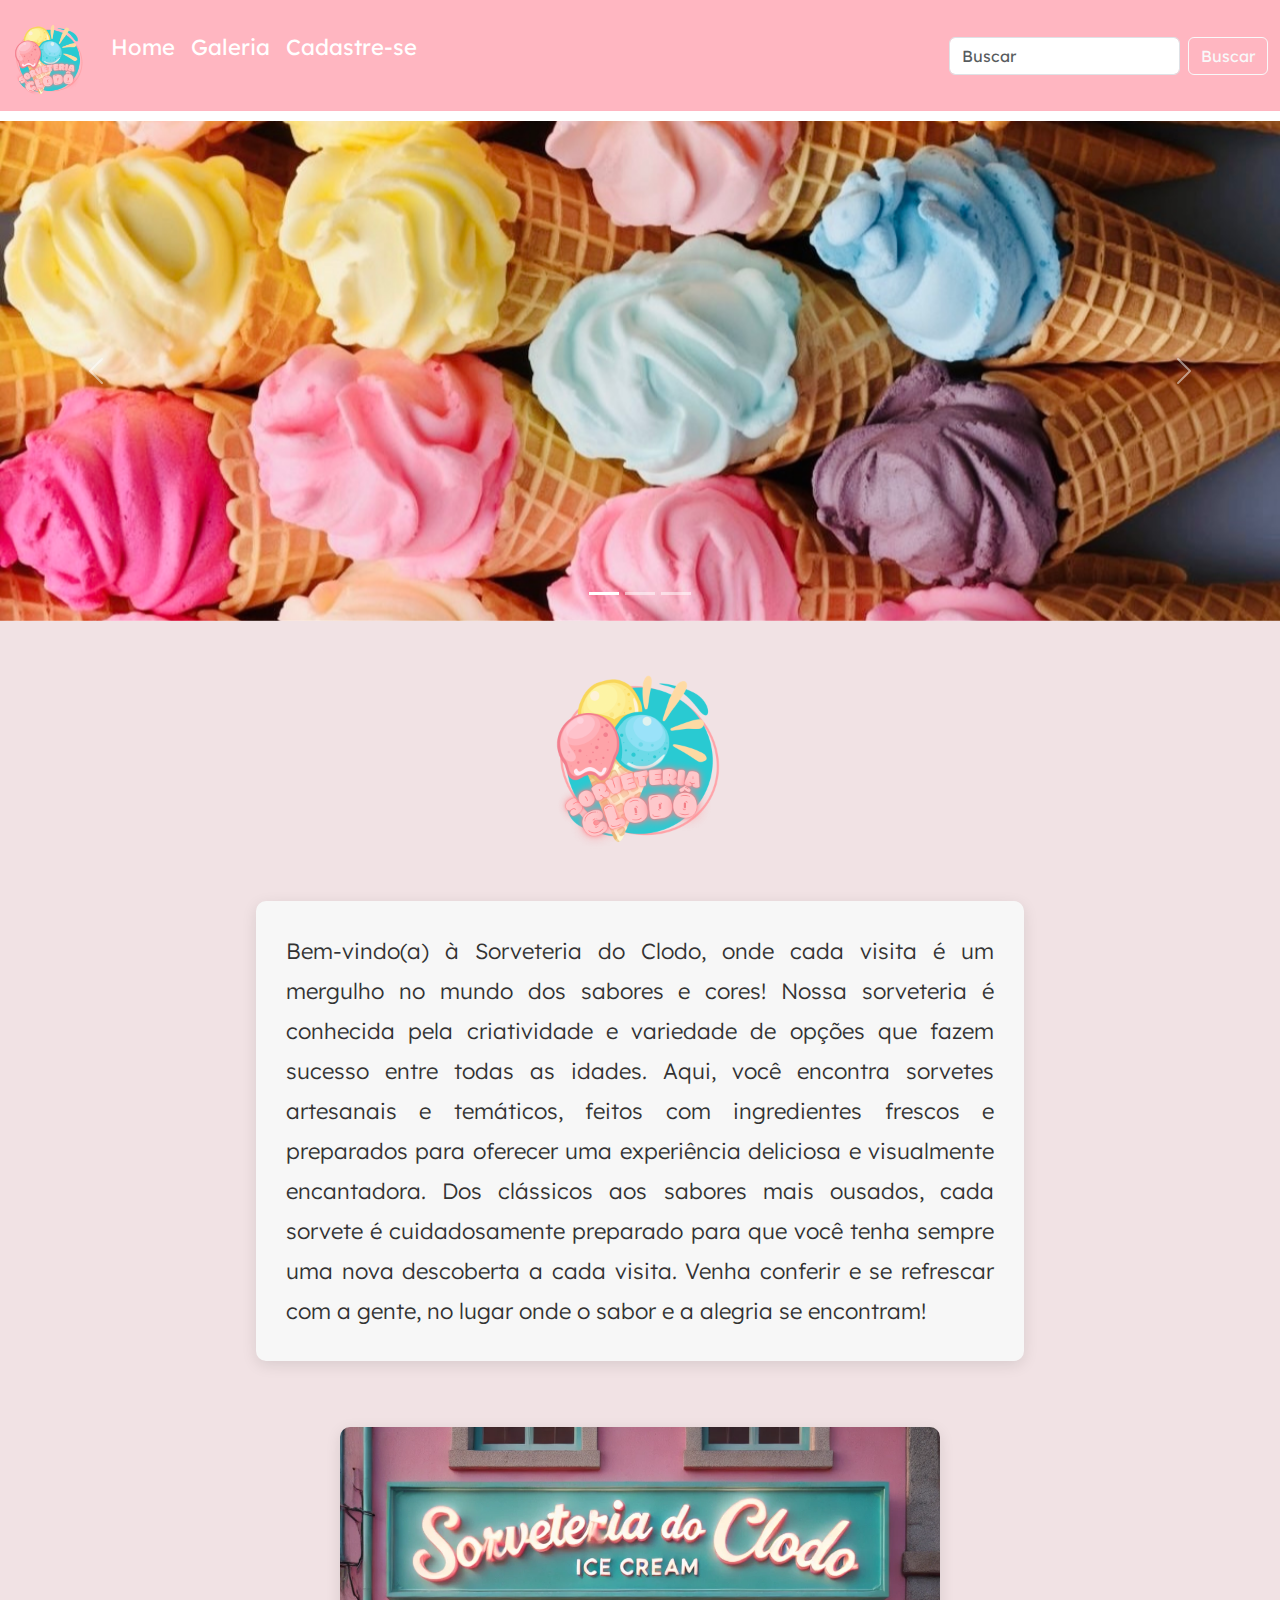
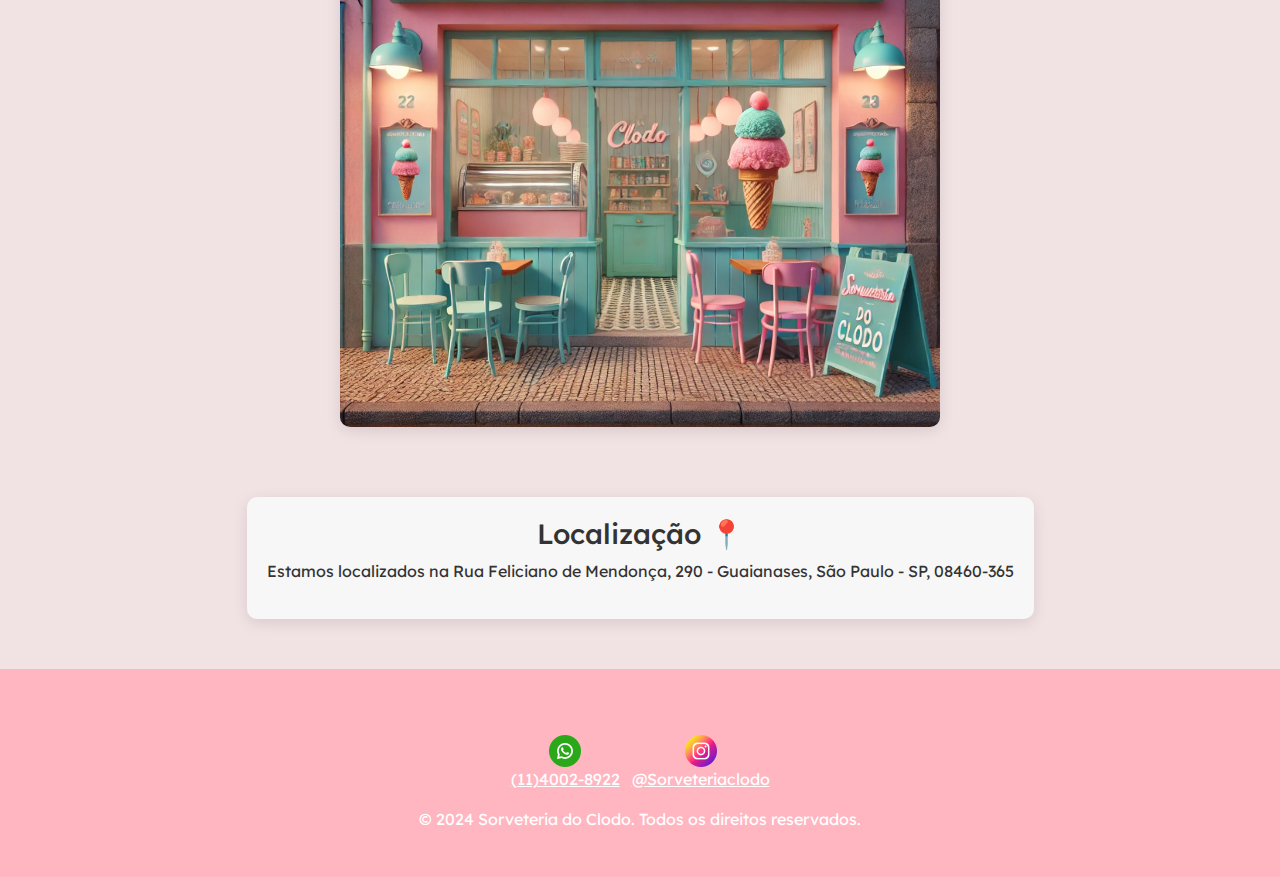
<file: index.html>
<!doctype html>
<html lang="en">

<head>
  <meta charset="utf-8">
  <meta name="viewport" content="width=device-width, initial-scale=1">
  <title>Sorveteria do Clodo</title>
  <link rel="shortcut icon" href="./img/logo2.PNG" type="image/x-icon">

  <link rel="stylesheet" href="./css/style.css">
  <link rel="stylesheet" href="./css/responsive.css">
  <link href="https://cdn.jsdelivr.net/npm/bootstrap@5.3.3/dist/css/bootstrap.min.css" rel="stylesheet"
    integrity="sha384-QWTKZyjpPEjISv5WaRU9OFeRpok6YctnYmDr5pNlyT2bRjXh0JMhjY6hW+ALEwIH" crossorigin="anonymous">

  <link rel="preconnect" href="https://fonts.googleapis.com">
  <link rel="preconnect" href="https://fonts.gstatic.com" crossorigin>
  <link href="https://fonts.googleapis.com/css2?family=Lexend:wght@100..900&display=swap" rel="stylesheet">
</head>

<body class="body">

  <!-- NAV-BAR -->
  <header>
    <nav class="navbar navbar-expand-lg" style="background-color: 	#FFB6C1">
        <div class="container-fluid">
            <button class="navbar-toggler" type="button" data-bs-toggle="collapse"
                data-bs-target="#navbarTogglerDemo01" aria-controls="navbarTogglerDemo01" aria-expanded="false"
                aria-label="Toggle navigation">
                <span class="navbar-toggler-icon"></span>
            </button>
            <div class="collapse navbar-collapse" id="navbarTogglerDemo01">
                <a class="navbar-brand" href="#"><img src="./img/logo2.PNG" class="logo"></a>
                <ul class="navbar-nav me-auto mb-2 mb-lg-0">
                    <li class="nav-item">
                        <a class="nav-link active" aria-current="page" href="./index.html">
                            <p class="texto">Home</p>
                        </a>
                    </li>
                    <li class="nav-item">
                        <a class="nav-link" href="./galeria.html">
                            <p class="texto">Galeria</p>
                        </a>
                    </li>
                    <li class="nav-item">
                        <a class="nav-link" href="./cadastro.html">
                            <p class="texto">Cadastre-se</p>
                        </a>
                    </li>
                </ul>
                <form class="d-flex" role="search">
                    <input class="form-control me-2" type="search" placeholder="Buscar" aria-label="Search">
                    <button class="btn btn-outline-light" type="submit">Buscar</button>
                </form>
            </div>
        </div>
    </nav>
 </header>

    <!-- CARROSEL -->

    <div id="carouselExampleIndicators" class="carousel slide">
      <div class="carousel-indicators">
        <button type="button" data-bs-target="#carouselExampleIndicators" data-bs-slide-to="0" class="active"
          aria-current="true" aria-label="Slide 1"></button>
        <button type="button" data-bs-target="#carouselExampleIndicators" data-bs-slide-to="1"
          aria-label="Slide 2"></button>
        <button type="button" data-bs-target="#carouselExampleIndicators" data-bs-slide-to="2"
          aria-label="Slide 3"></button>
      </div>
      <div class="carousel-inner">
        <div class="carousel-item active">
          <img src="./img/casquinha.JPG" class="d-block w-100" style="height: 500px; object-fit: cover;">
        </div>
        <div class="carousel-item">
          <img src="./img/acainutella.JPG" class="d-block w-100" style="height: 500px; object-fit: cover;">
        </div>
        <div class="carousel-item">
          <img src="./img/picoles.JPG" class="d-block w-100" style="height: 500px; object-fit: cover;">
        </div>

      </div>
      <button class="carousel-control-prev" type="button" data-bs-target="#carouselExampleIndicators"
        data-bs-slide="prev">
        <span class="carousel-control-prev-icon" aria-hidden="true"></span>
        <span class="visually-hidden">Previous</span>
      </button>
      <button class="carousel-control-next" type="button" data-bs-target="#carouselExampleIndicators"
        data-bs-slide="next">
        <span class="carousel-control-next-icon" aria-hidden="true"></span>
        <span class="visually-hidden">Next</span>
      </button>
    </div>

    <section class="home-section">
      <img src="./img/logo2.PNG" class="logo-home">
      <div class="home">
        <p class="texto-home">
          Bem-vindo(a) à Sorveteria do Clodo, onde cada visita é um mergulho no mundo dos sabores e cores! Nossa sorveteria é conhecida pela criatividade e variedade de opções que fazem sucesso entre todas as idades. Aqui, você encontra sorvetes artesanais e temáticos, feitos com ingredientes frescos e preparados para oferecer uma experiência deliciosa e visualmente encantadora. Dos clássicos aos sabores mais ousados, cada sorvete é cuidadosamente preparado para que você tenha sempre uma nova descoberta a cada visita. Venha conferir e se refrescar com a gente, no lugar onde o sabor e a alegria se encontram!
        </p>
        <img src="./img/sorveteria.png" class="img-sorveteria">
      </div>
    
      <div class="localizacao">
        <h3>Localização 📍</h3>
        <p>Estamos localizados na Rua Feliciano de Mendonça, 290 - Guaianases, São Paulo - SP, 08460-365</p>
      </div>
    </section>
    

    <!-- RODAPÉ -->
     
    <footer class="footer text-white text-center py-3">
      <div class="container">
        <ul class="list-inline">
          <li class="list-inline-item"><a href="#" class="text-white"><img src="./img/whatsapp.png"><br> (11)4002-8922</a></li>
          <li class="list-inline-item"><a href="https://www.instagram.com/giselenunes_silva/" target="_blank"  class="text-white"><img src="./img/instagram.png"><br> @Sorveteriaclodo</a></li>
        </ul>
        <p>&copy; 2024 Sorveteria do Clodo. Todos os direitos reservados.</p>
      </div>
    </footer>

    <script src="https://cdn.jsdelivr.net/npm/@popperjs/core@2.11.8/dist/umd/popper.min.js"
    integrity="sha384-I7E8VVD/ismYTF4hNIPjVp/Zjvgyol6VFvRkX/vR+Vc4jQkC+hVqc2pM8ODewa9r"
    crossorigin="anonymous"></script>
  <script src="https://cdn.jsdelivr.net/npm/bootstrap@5.3.3/dist/js/bootstrap.min.js"
    integrity="sha384-0pUGZvbkm6XF6gxjEnlmuGrJXVbNuzT9qBBavbLwCsOGabYfZo0T0to5eqruptLy"
    crossorigin="anonymous"></script>
  <script src="https://cdn.jsdelivr.net/npm/bootstrap@5.3.3/dist/js/bootstrap.bundle.min.js"
    integrity="sha384-YvpcrYf0tY3lHB60NNkmXc5s9fDVZLESaAA55NDzOxhy9GkcIdslK1eN7N6jIeHz"
    crossorigin="anonymous"></script>
    
</body>

</html>
</file>
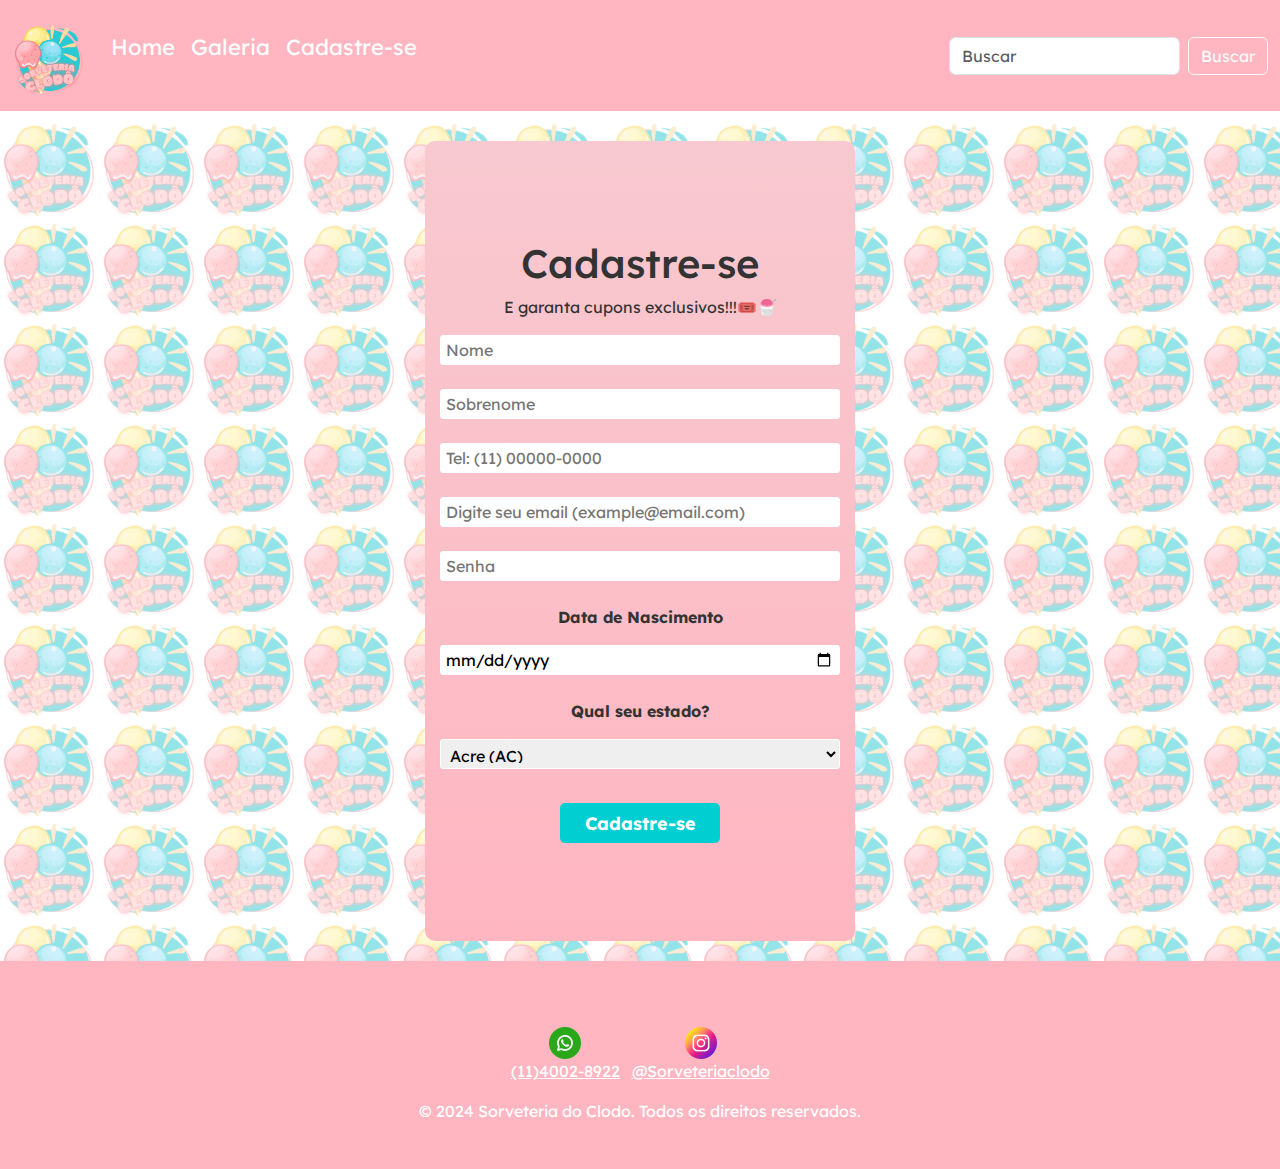
<file: cadastro.html>
<!doctype html>
<html lang="en">

<head>
  <meta charset="utf-8">
  <meta name="viewport" content="width=device-width, initial-scale=1">
  <title>Sorveteria do Clodo</title>
  <link rel="shortcut icon" href="./img/logo2.PNG" type="image/x-icon">

  <link rel="stylesheet" href="./css/style.css">
  <link rel="stylesheet" href="./css/responsive.css">
  <link href="https://cdn.jsdelivr.net/npm/bootstrap@5.3.3/dist/css/bootstrap.min.css" rel="stylesheet"
    integrity="sha384-QWTKZyjpPEjISv5WaRU9OFeRpok6YctnYmDr5pNlyT2bRjXh0JMhjY6hW+ALEwIH" crossorigin="anonymous">

  <link rel="preconnect" href="https://fonts.googleapis.com">
  <link rel="preconnect" href="https://fonts.gstatic.com" crossorigin>
  <link href="https://fonts.googleapis.com/css2?family=Lexend:wght@100..900&display=swap" rel="stylesheet">
</head>

<body class="body">

    <!-- NAV-BAR -->
    <header>
      <nav class="navbar navbar-expand-lg" style="background-color: 	#FFB6C1">
          <div class="container-fluid">
              <button class="navbar-toggler" type="button" data-bs-toggle="collapse"
                  data-bs-target="#navbarTogglerDemo01" aria-controls="navbarTogglerDemo01" aria-expanded="false"
                  aria-label="Toggle navigation">
                  <span class="navbar-toggler-icon"></span>
              </button>
              <div class="collapse navbar-collapse" id="navbarTogglerDemo01">
                  <a class="navbar-brand" href="#"><img src="./img/logo2.PNG" class="logo"></a>
                  <ul class="navbar-nav me-auto mb-2 mb-lg-0">
                      <li class="nav-item">
                          <a class="nav-link active" aria-current="page" href="./index.html">
                              <p class="texto">Home</p>
                          </a>
                      </li>
                      <li class="nav-item">
                          <a class="nav-link" href="./galeria.html">
                              <p class="texto">Galeria</p>
                          </a>
                      </li>
                      <li class="nav-item">
                          <a class="nav-link" href="./cadastro.html">
                              <p class="texto">Cadastre-se</p>
                          </a>
                      </li>
                  </ul>
                  <form class="d-flex" role="search">
                      <input class="form-control me-2" type="search" placeholder="Buscar" aria-label="Search">
                      <button class="btn btn-outline-light" type="submit">Buscar</button>
                  </form>
              </div>
          </div>
      </nav>
   </header>

      <!--FORMULÁRIO-->

    <div class="container-form">
        <form class="formulario">

            <h1>Cadastre-se</h1>
            <p>E garanta cupons exclusivos!!!🎟️🍧</p>

            <input class="estilo-input" type="text" name="nome" placeholder="Nome" required><br>

            <input class="estilo-input" type="text" name="sobrenome" placeholder="Sobrenome" required><br>

            <input class="estilo-input" type="text" name="celular" placeholder="Tel: (11) 00000-0000" required><br>

            <input class="estilo-input" type="email" name="email"
                placeholder="Digite seu email (example@email.com)" required><br>

            <input class="estilo-input" type="password" name="senha" placeholder="Senha" required><br>

            <p><b>Data de Nascimento</b></p>

            <input class="estilo-input" type="date" name="data" required><br>

            <p><b>Qual seu estado?</b></p>

            <select class="estilo-input" name="estado">
                <option value="Acre">Acre (AC)</option>
                <option value="Alagoas">Alagoas (AL)</option>
                <option value="Amapá">Amapá (AP)</option>
                <option value="Amazonas">Amazonas (AM)</option>
                <option value="Bahia">Bahia (BA)</option>
                <option value="Ceará">Ceará (CE)</option>
                <option value="Distrito Federal">Distrito Federal (DF)</option>
                <option value="Espírito Santo">Espírito Santo (ES)</option>
                <option value="Goiás">Goiás (GO)</option>
                <option value="Maranhão">Maranhão (MA)</option>
                <option value="Mato Grosso">Mato Grosso (MT)</option>
                <option value="Mato Grosso do Sul">Mato Grosso do Sul (MS)</option>
                <option value="Minas Gerais">Minas Gerais (MG)</option>
                <option value="Pará">Pará (PA)</option>
                <option value="Paraíba">Paraíba (PB)</option>
                <option value="Paraná">Paraná (PR)</option>
                <option value="Pernambuco">Pernambuco (PE)</option>
                <option value="Piauí">Piauí (PI)</option>
                <option value="Rio de Janeiro">Rio de Janeiro (RJ)</option>
                <option value="Rio Grande do Norte">Rio Grande do Norte (RN)</option>
                <option value="Rio Grande do Sul">Rio Grande do Sul (RS)</option>
                <option value="Rondônia">Rondônia (RO)</option>
                <option value="Roraima">Roraima (RR)</option>
                <option value="Santa Catarina">Santa Catarina (SC)</option>
                <option value="São Paulo">São Paulo (SP)</option>
                <option value="Sergipe">Sergipe (SE)</option>
                <option value="Tocantins">Tocantins (TO)</option>
            </select><br>

            <input class="btn-cadastro" type="submit" value="Cadastre-se">

        </form>
    </div>

     <!-- RODAPÉ -->

     <footer class="footer text-white text-center py-3">
      <div class="container">
        <ul class="list-inline">
          <li class="list-inline-item"><a href="#" class="text-white"><img src="./img/whatsapp.png"><br> (11)4002-8922</a></li>
          <li class="list-inline-item"><a href="https://www.instagram.com/giselenunes_silva/" target="_blank"  class="text-white"><img src="./img/instagram.png"><br> @Sorveteriaclodo</a></li>
        </ul>
        <p>&copy; 2024 Sorveteria do Clodo. Todos os direitos reservados.</p>
      </div>
    </footer>

    <script src="https://cdn.jsdelivr.net/npm/@popperjs/core@2.11.8/dist/umd/popper.min.js"
    integrity="sha384-I7E8VVD/ismYTF4hNIPjVp/Zjvgyol6VFvRkX/vR+Vc4jQkC+hVqc2pM8ODewa9r"
    crossorigin="anonymous"></script>
  <script src="https://cdn.jsdelivr.net/npm/bootstrap@5.3.3/dist/js/bootstrap.min.js"
    integrity="sha384-0pUGZvbkm6XF6gxjEnlmuGrJXVbNuzT9qBBavbLwCsOGabYfZo0T0to5eqruptLy"
    crossorigin="anonymous"></script>
  <script src="https://cdn.jsdelivr.net/npm/bootstrap@5.3.3/dist/js/bootstrap.bundle.min.js"
    integrity="sha384-YvpcrYf0tY3lHB60NNkmXc5s9fDVZLESaAA55NDzOxhy9GkcIdslK1eN7N6jIeHz"
    crossorigin="anonymous"></script>
</body>
</html>
</file>
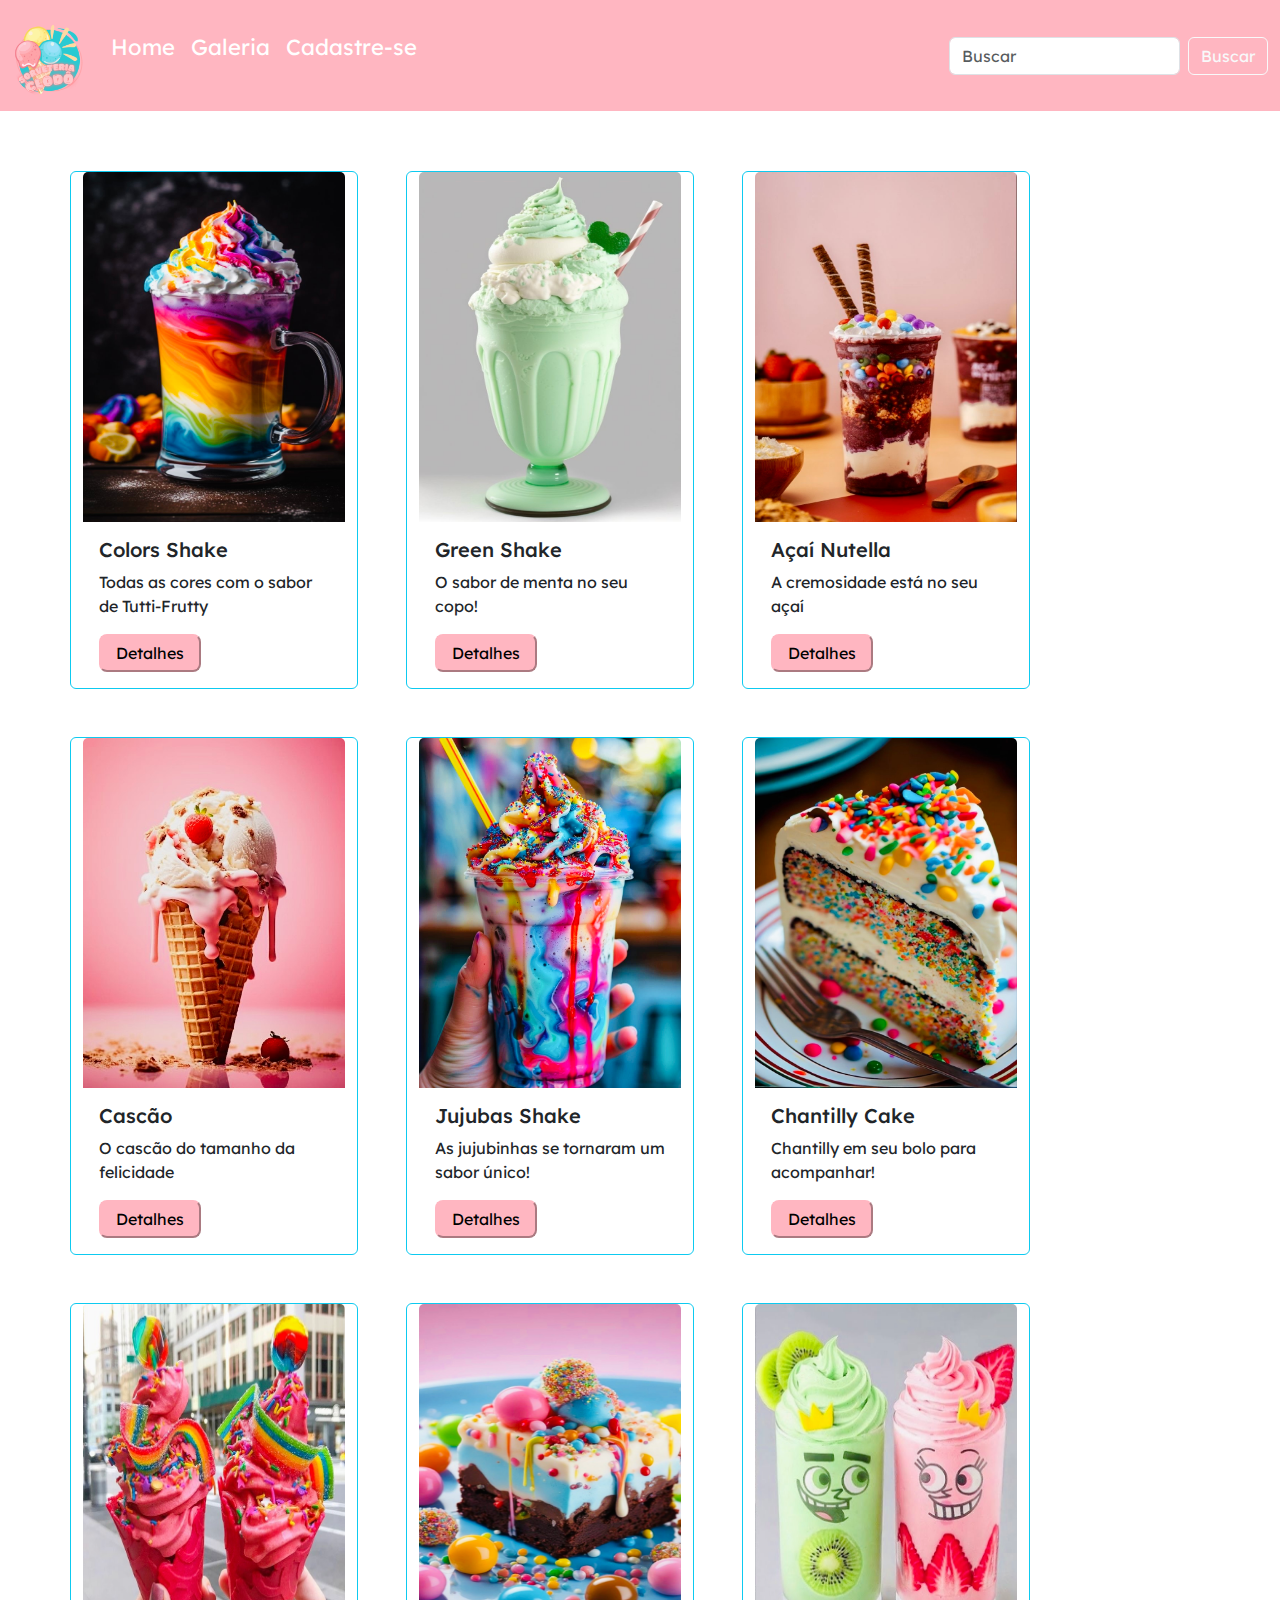
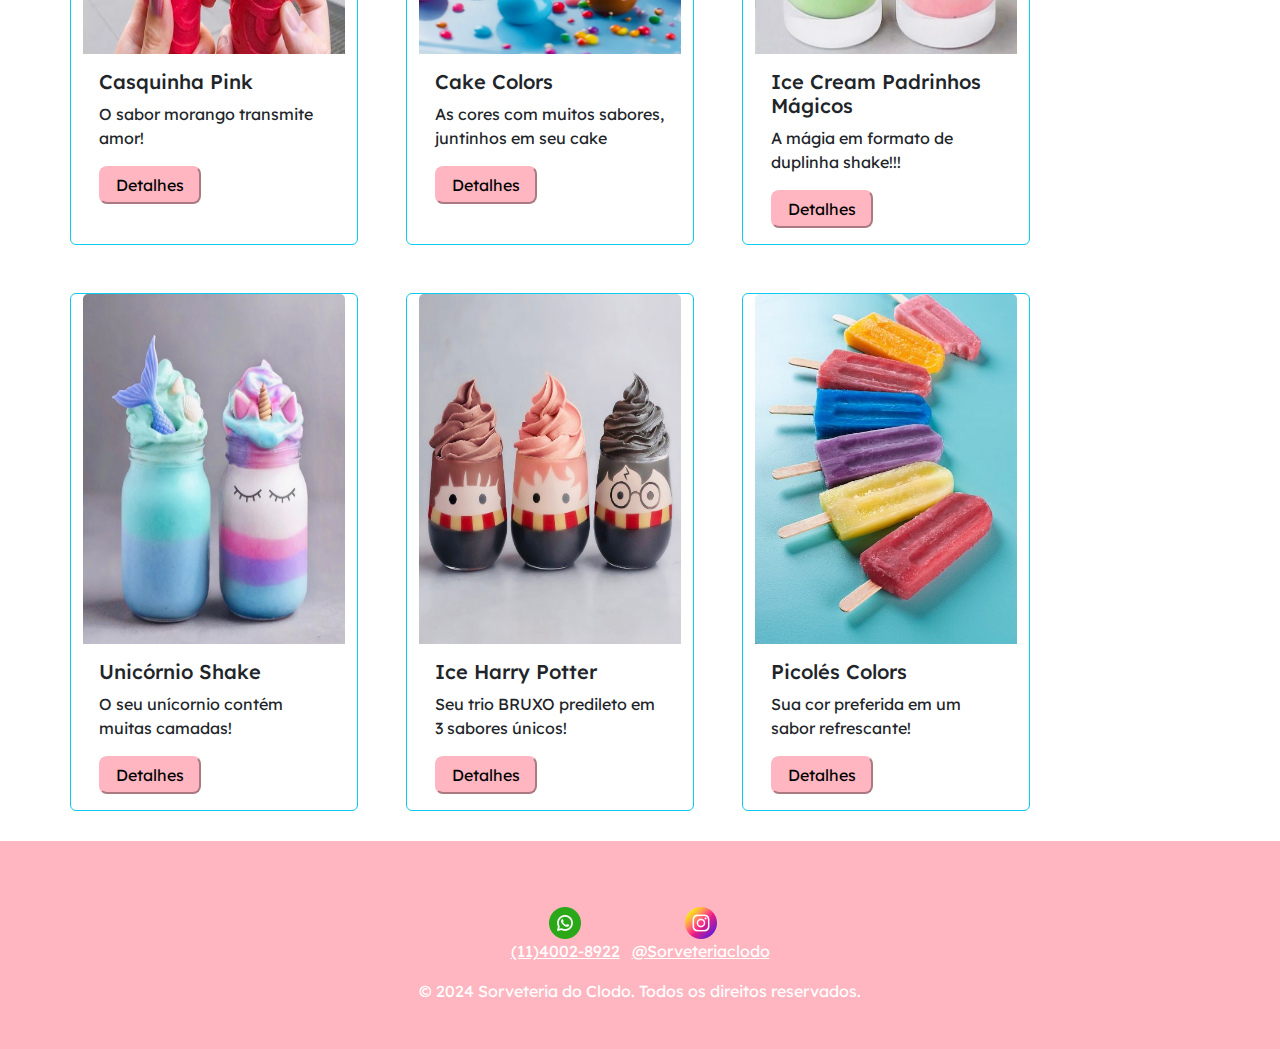
<file: galeria.html>
<!doctype html>
<html lang="en">

<head>
    <meta charset="utf-8">
    <meta name="viewport" content="width=device-width, initial-scale=1">
    <title>Sorveteria do Clodo</title>
    <link rel="shortcut icon" href="./img/logo2.PNG" type="image/x-icon">

    <link rel="stylesheet" href="./css/style.css">
    <link rel="stylesheet" href="./css/responsive.css">
    <link href="https://cdn.jsdelivr.net/npm/bootstrap@5.3.3/dist/css/bootstrap.min.css" rel="stylesheet"
        integrity="sha384-QWTKZyjpPEjISv5WaRU9OFeRpok6YctnYmDr5pNlyT2bRjXh0JMhjY6hW+ALEwIH" crossorigin="anonymous">

    <link rel="preconnect" href="https://fonts.googleapis.com">
    <link rel="preconnect" href="https://fonts.gstatic.com" crossorigin>
    <link href="https://fonts.googleapis.com/css2?family=Lexend:wght@100..900&display=swap" rel="stylesheet">
</head>

<body class="body">

    <!-- NAV-BAR -->
    <header>
        <nav class="navbar navbar-expand-lg" style="background-color: 	#FFB6C1">
            <div class="container-fluid">
                <button class="navbar-toggler" type="button" data-bs-toggle="collapse"
                    data-bs-target="#navbarTogglerDemo01" aria-controls="navbarTogglerDemo01" aria-expanded="false"
                    aria-label="Toggle navigation">
                    <span class="navbar-toggler-icon"></span>
                </button>
                <div class="collapse navbar-collapse" id="navbarTogglerDemo01">
                    <a class="navbar-brand" href="#"><img src="./img/logo2.PNG" class="logo"></a>
                    <ul class="navbar-nav me-auto mb-2 mb-lg-0">
                        <li class="nav-item">
                            <a class="nav-link active" aria-current="page" href="./index.html">
                                <p class="texto">Home</p>
                            </a>
                        </li>
                        <li class="nav-item">
                            <a class="nav-link" href="./galeria.html">
                                <p class="texto">Galeria</p>
                            </a>
                        </li>
                        <li class="nav-item">
                            <a class="nav-link" href="./cadastro.html">
                                <p class="texto">Cadastre-se</p>
                            </a>
                        </li>
                    </ul>
                    <form class="d-flex" role="search">
                        <input class="form-control me-2" type="search" placeholder="Buscar" aria-label="Search">
                        <button class="btn btn-outline-light" type="submit">Buscar</button>
                    </form>
                </div>
            </div>
        </nav>
    </header>

    <!-- ITENS-GALERIA -->

    <main class="main">
        <div class="container">
            <div class="row  row-cols-4 row-cols-md-2 gap-5">

                <div class="card border-info" style="width: 18rem;">
                    <img src="./img/colorsshake.JPG" class="card-img-top img-card" alt="...">
                    <div class="card-body">
                        <h5 class="card-title">Colors Shake</h5>
                        <p class="card-text">Todas as cores com o sabor de Tutti-Frutty</p>
                        <button type="button" class="btn-colors" data-bs-toggle="modal" data-bs-target="#colorsShake">
                            Detalhes
                        </button>
                    </div>
                </div>

                <div class="card border-info" style="width: 18rem;">
                    <img src="./img/greenshake.JPG" class="card-img-top img-card" alt="...">
                    <div class="card-body">
                        <h5 class="card-title">Green Shake</h5>
                        <p class="card-text">O sabor de menta no seu copo!</p>
                        <button type="button" class="btn-colors" data-bs-toggle="modal" data-bs-target="#greenShake">
                            Detalhes
                        </button>
                    </div>
                </div>

                <div class="card border-info" style="width: 18rem;">
                    <img src="./img/acainutella.JPG" class="card-img-top img-card" alt="...">
                    <div class="card-body">
                        <h5 class="card-title">Açaí Nutella</h5>
                        <p class="card-text">A cremosidade está no seu açaí</p>
                        <button type="button" class="btn-colors" data-bs-toggle="modal" data-bs-target="#acaiNutella">
                            Detalhes
                        </button>
                    </div>
                </div>

                <div class="card border-info" style="width: 18rem;">
                    <img src="./img/cascao.JPG" class="card-img-top img-card" alt="...">
                    <div class="card-body">
                        <h5 class="card-title">Cascão</h5>
                        <p class="card-text">O cascão do tamanho da felicidade</p>
                        <button type="button" class="btn-colors" data-bs-toggle="modal" data-bs-target="#cascao">
                            Detalhes
                        </button>
                    </div>
                </div>

                <div class="card border-info" style="width: 18rem;">
                    <img src="./img/shakejujuba.JPG" class="card-img-top img-card" alt="...">
                    <div class="card-body">
                        <h5 class="card-title">Jujubas Shake</h5>
                        <p class="card-text">As jujubinhas se tornaram um sabor único!</p>
                        <button type="button" class="btn-colors" data-bs-toggle="modal" data-bs-target="#jujubasShake">
                            Detalhes
                        </button>
                    </div>
                </div>

                <div class="card border-info" style="width: 18rem;">
                    <img src="./img/chantillycake.JPG" class="card-img-top img-card" alt="...">
                    <div class="card-body">
                        <h5 class="card-title">Chantilly Cake</h5>
                        <p class="card-text">Chantilly em seu bolo para acompanhar!</p>
                        <button type="button" class="btn-colors" data-bs-toggle="modal" data-bs-target="#chantilyCake">
                            Detalhes
                        </button>
                    </div>
                </div>

                <div class="card border-info" style="width: 18rem;">
                    <img src="./img/casquinhapink.JPG" class="card-img-top img-card" alt="...">
                    <div class="card-body">
                        <h5 class="card-title">Casquinha Pink</h5>
                        <p class="card-text">O sabor morango transmite amor!</p>
                        <button type="button" class="btn-colors" data-bs-toggle="modal" data-bs-target="#casquinhaPink">
                            Detalhes
                        </button>
                    </div>
                </div>

                <div class="card border-info" style="width: 18rem;">
                    <img src="./img/bolo2.JPG" class="card-img-top img-card" alt="...">
                    <div class="card-body">
                        <h5 class="card-title">Cake Colors</h5>
                        <p class="card-text">As cores com muitos sabores, juntinhos em seu cake</p>
                        <button type="button" class="btn-colors" data-bs-toggle="modal" data-bs-target="#cakeColors">
                            Detalhes
                        </button>
                    </div>
                </div>

                <div class="card border-info" style="width: 18rem;">
                    <img src="./img/padrinhosmagicosshake.JPG" class="card-img-top img-card" alt="...">
                    <div class="card-body">
                        <h5 class="card-title">Ice Cream Padrinhos Mágicos</h5>
                        <p class="card-text">A mágia em formato de duplinha shake!!!</p>
                        <button type="button" class="btn-colors" data-bs-toggle="modal"
                            data-bs-target="#padrinhosMagicosShake">
                            Detalhes
                        </button>
                    </div>
                </div>

                <div class="card border-info" style="width: 18rem;">
                    <img src="./img/unicornioshake.JPG" class="card-img-top img-card" alt="...">
                    <div class="card-body">
                        <h5 class="card-title">Unicórnio Shake</h5>
                        <p class="card-text">O seu unícornio contém muitas camadas!</p>
                        <button type="button" class="btn-colors" data-bs-toggle="modal"
                            data-bs-target="#unicornioShake">
                            Detalhes
                        </button>
                    </div>
                </div>

                <div class="card border-info" style="width: 18rem;">
                    <img src="./img/harrypottershake.JPG" class="card-img-top img-card" alt="...">
                    <div class="card-body">
                        <h5 class="card-title">Ice Harry Potter</h5>
                        <p class="card-text">Seu trio BRUXO predileto em 3 sabores únicos!</p>
                        <button type="button" class="btn-colors" data-bs-toggle="modal"
                            data-bs-target="#harryPotterShake">
                            Detalhes
                        </button>
                    </div>
                </div>

                <div class="card border-info" style="width: 18rem;">
                    <img src="./img/picoles-colors.jpg" class="card-img-top img-card" alt="...">
                    <div class="card-body">
                        <h5 class="card-title">Picolés Colors</h5>
                        <p class="card-text">Sua cor preferida em um sabor refrescante!</p>
                        <button type="button" class="btn-colors" data-bs-toggle="modal" data-bs-target="#picolesColors">
                            Detalhes
                        </button>
                    </div>
                </div>
            </div>
        </div>

        <!-- MODAL -->

        <div class="modal fade" id="colorsShake" tabindex="-1" aria-labelledby="exampleModalLabel" aria-hidden="true">
            <div class="modal-dialog">
                <div class="modal-content">
                    <div class="modal-header">
                        <h1 class="modal-title fs-5" id="exampleModalLabel">Colors Shake</h1>
                        <button type="button" class="btn-close" data-bs-dismiss="modal" aria-label="Close"></button>
                    </div>
                    <div class="modal-body" style="width: 18rem;">
                        <img src="./img/colorsshake.JPG" class="card-img-top img-card" alt="...">
                        <p class="texto-modal">Valor: R$22,00</p>
                    </div>
                    <div class="modal-footer">
                        <button type="button" class="btn btn-secondary" data-bs-dismiss="modal">Voltar</button>
                        <button type="button" class="btn btn-success">🛒Comprar</button>
                    </div>
                </div>
            </div>
        </div>

        <div class="modal fade" id="greenShake" tabindex="-1" aria-labelledby="exampleModalLabel" aria-hidden="true">
            <div class="modal-dialog">
                <div class="modal-content">
                    <div class="modal-header">
                        <h1 class="modal-title fs-5" id="exampleModalLabel">Green Shake</h1>
                        <button type="button" class="btn-close" data-bs-dismiss="modal" aria-label="Close"></button>
                    </div>
                    <div class="modal-body" style="width: 18rem;">
                        <img src="./img/greenshake.JPG" class="card-img-top img-card" alt="...">
                        <p class="texto-modal">Valor: R$18,00</p>
                    </div>
                    <div class="modal-footer">
                        <button type="button" class="btn btn-secondary" data-bs-dismiss="modal">Voltar</button>
                        <button type="button" class="btn btn-success">🛒Comprar</button>
                    </div>
                </div>
            </div>
        </div>

        <div class="modal fade" id="acaiNutella" tabindex="-1" aria-labelledby="exampleModalLabel" aria-hidden="true">
            <div class="modal-dialog">
                <div class="modal-content">
                    <div class="modal-header">
                        <h1 class="modal-title fs-5" id="exampleModalLabel">Açai Nutella</h1>
                        <button type="button" class="btn-close" data-bs-dismiss="modal" aria-label="Close"></button>
                    </div>
                    <div class="modal-body" style="width: 18rem;">
                        <img src="./img/acainutella.JPG" class="card-img-top img-card" alt="...">
                        <p class="texto-modal">Valor: R$13,00</p>
                    </div>
                    <div class="modal-footer">
                        <button type="button" class="btn btn-secondary" data-bs-dismiss="modal">Voltar</button>
                        <button type="button" class="btn btn-success">🛒Comprar</button>
                    </div>
                </div>
            </div>
        </div>

        <div class="modal fade" id="cascao" tabindex="-1" aria-labelledby="exampleModalLabel" aria-hidden="true">
            <div class="modal-dialog">
                <div class="modal-content">
                    <div class="modal-header">
                        <h1 class="modal-title fs-5" id="exampleModalLabel">Cascão</h1>
                        <button type="button" class="btn-close" data-bs-dismiss="modal" aria-label="Close"></button>
                    </div>
                    <div class="modal-body" style="width: 18rem;">
                        <img src="./img/cascao.JPG" class="card-img-top img-card" alt="...">
                        <p class="texto-modal">Valor: R$7,00</p>
                    </div>
                    <div class="modal-footer">
                        <button type="button" class="btn btn-secondary" data-bs-dismiss="modal">Voltar</button>
                        <button type="button" class="btn btn-success">🛒Comprar</button>
                    </div>
                </div>
            </div>
        </div>

        <div class="modal fade" id="jujubasShake" tabindex="-1" aria-labelledby="exampleModalLabel" aria-hidden="true">
            <div class="modal-dialog">
                <div class="modal-content">
                    <div class="modal-header">
                        <h1 class="modal-title fs-5" id="exampleModalLabel">Jujubas Shake</h1>
                        <button type="button" class="btn-close" data-bs-dismiss="modal" aria-label="Close"></button>
                    </div>
                    <div class="modal-body" style="width: 18rem;">
                        <img src="./img/shakejujuba.JPG" class="card-img-top img-card" alt="...">
                        <p class="texto-modal">Valor: R$20,00</p>
                    </div>
                    <div class="modal-footer">
                        <button type="button" class="btn btn-secondary" data-bs-dismiss="modal">Voltar</button>
                        <button type="button" class="btn btn-success">🛒Comprar</button>
                    </div>
                </div>
            </div>
        </div>

        <div class="modal fade" id="chantilyCake" tabindex="-1" aria-labelledby="exampleModalLabel" aria-hidden="true">
            <div class="modal-dialog">
                <div class="modal-content">
                    <div class="modal-header">
                        <h1 class="modal-title fs-5" id="exampleModalLabel">Chantily Cake</h1>
                        <button type="button" class="btn-close" data-bs-dismiss="modal" aria-label="Close"></button>
                    </div>
                    <div class="modal-body" style="width: 18rem;">
                        <img src="./img/chantillycake.JPG" class="card-img-top img-card" alt="...">
                        <p class="texto-modal">Valor: R$9,00 (a fatia)</p>
                    </div>
                    <div class="modal-footer">
                        <button type="button" class="btn btn-secondary" data-bs-dismiss="modal">Voltar</button>
                        <button type="button" class="btn btn-success">🛒Comprar</button>
                    </div>
                </div>
            </div>
        </div>

        <div class="modal fade" id="casquinhaPink" tabindex="-1" aria-labelledby="exampleModalLabel" aria-hidden="true">
            <div class="modal-dialog">
                <div class="modal-content">
                    <div class="modal-header">
                        <h1 class="modal-title fs-5" id="casquinhaPink">Casquinha Pink</h1>
                        <button type="button" class="btn-close" data-bs-dismiss="modal" aria-label="Close"></button>
                    </div>
                    <div class="modal-body" style="width: 18rem;">
                        <img src="./img/casquinhapink.JPG" class="card-img-top img-card" alt="...">
                        <p class="texto-modal">Valor: R$9,00</p>
                    </div>
                    <div class="modal-footer">
                        <button type="button" class="btn btn-secondary" data-bs-dismiss="modal">Voltar</button>
                        <button type="button" class="btn btn-success">🛒Comprar</button>
                    </div>
                </div>
            </div>
        </div>

        <div class="modal fade" id="cakeColors" tabindex="-1" aria-labelledby="exampleModalLabel" aria-hidden="true">
            <div class="modal-dialog">
                <div class="modal-content">
                    <div class="modal-header">
                        <h1 class="modal-title fs-5" id="cakeColors">Cake Colors</h1>
                        <button type="button" class="btn-close" data-bs-dismiss="modal" aria-label="Close"></button>
                    </div>
                    <div class="modal-body" style="width: 18rem;">
                        <img src="./img/bolo2.JPG" class="card-img-top img-card" alt="...">
                        <p class="texto-modal">Valor: R$7,50 (a fatia)</p>
                    </div>
                    <div class="modal-footer">
                        <button type="button" class="btn btn-secondary" data-bs-dismiss="modal">Voltar</button>
                        <button type="button" class="btn btn-success">🛒Comprar</button>
                    </div>
                </div>
            </div>

        </div>

        <div class="modal fade" id="padrinhosMagicosShake" tabindex="-1" aria-labelledby="exampleModalLabel"
            aria-hidden="true">
            <div class="modal-dialog">
                <div class="modal-content">
                    <div class="modal-header">
                        <h1 class="modal-title fs-5" id="padrinhosMagicosShake">Ice Cream Padrinhos Mágicos</h1>
                        <button type="button" class="btn-close" data-bs-dismiss="modal" aria-label="Close"></button>
                    </div>
                    <div class="modal-body" style="width: 18rem;">
                        <img src="./img/padrinhosmagicosshake.JPG" class="card-img-top img-card" alt="...">
                        <p class="texto-modal">Valor: R$20,00 (a dupla)</p>
                    </div>
                    <div class="modal-footer">
                        <button type="button" class="btn btn-secondary" data-bs-dismiss="modal">Voltar</button>
                        <button type="button" class="btn btn-success">🛒Comprar</button>
                    </div>
                </div>
            </div>
        </div>

        <div class="modal fade" id="unicornioShake" tabindex="-1" aria-labelledby="exampleModalLabel">
            <div class="modal-dialog">
                <div class="modal-content">
                    <div class="modal-header">
                        <h1 class="modal-title fs-5" id="unicornioShake">Unicórnio Shake</h1>
                        <button type="button" class="btn-close" data-bs-dismiss="modal" aria-label="Close"></button>
                    </div>
                    <div class="modal-body" style="width: 18rem;">
                        <img src="./img/unicornioshake.JPG" class="card-img-top img-card" alt="...">
                        <p class="texto-modal">Valor: R$10,00</p>
                    </div>
                    <div class="modal-footer">
                        <button type="button" class="btn btn-secondary" data-bs-dismiss="modal">Voltar</button>
                        <button type="button" class="btn btn-success">🛒Comprar</button>
                    </div>
                </div>
            </div>
        </div>

        <div class="modal fade" id="harryPotterShake" tabindex="-1" aria-labelledby="exampleModalLabel"
            aria-hidden="true">
            <div class="modal-dialog">
                <div class="modal-content">
                    <div class="modal-header">
                        <h1 class="modal-title fs-5" id="harryPotterShake">Ice Harry Potter</h1>
                        <button type="button" class="btn-close" data-bs-dismiss="modal" aria-label="Close"></button>
                    </div>
                    <div class="modal-body" style="width: 18rem;">
                        <img src="./img/harrypottershake.JPG" class="card-img-top img-card" alt="...">
                        <p class="texto-modal">Valor: R$11,00 (cada)</p>
                    </div>
                    <div class="modal-footer">
                        <button type="button" class="btn btn-secondary" data-bs-dismiss="modal">Voltar</button>
                        <button type="button" class="btn btn-success">🛒Comprar</button>
                    </div>
                </div>
            </div>
        </div>

        <div class="modal fade" id="picolesColors" tabindex="-10" aria-labelledby="exampleModalLabel"
            aria-hidden="true">
            <div class="modal-dialog">
                <div class="modal-content">
                    <div class="modal-header">
                        <h1 class="modal-title fs-5" id="picolesColors">Picolés Colors</h1>
                        <button type="button" class="btn-close" data-bs-dismiss="modal" aria-label="Close"></button>
                    </div>
                    <div class="modal-body" style="width: 18rem;">
                        <img src="./img/picoles-colors.jpg" class="card-img-top img-card" alt="...">
                        <p class="texto-modal">Valor: R$6,00</p>
                    </div>
                    <div class="modal-footer">
                        <button type="button" class="btn btn-secondary" data-bs-dismiss="modal">Voltar</button>
                        <button type="button" class="btn btn-success">🛒Comprar</button>
                    </div>
                </div>
            </div>
        </div>

    </main>

    <!-- RODAPÉ -->

    <footer class="footer text-white text-center py-3">
        <div class="container">
          <ul class="list-inline">
            <li class="list-inline-item"><a href="#" class="text-white"><img src="./img/whatsapp.png"><br> (11)4002-8922</a></li>
            <li class="list-inline-item"><a href="https://www.instagram.com/giselenunes_silva/" target="_blank" class="text-white"><img src="./img/instagram.png"><br> @Sorveteriaclodo</a></li>
          </ul>
          <p>&copy; 2024 Sorveteria do Clodo. Todos os direitos reservados.</p>
        </div>
      </footer>

    <script src="https://cdn.jsdelivr.net/npm/@popperjs/core@2.11.8/dist/umd/popper.min.js"
        integrity="sha384-I7E8VVD/ismYTF4hNIPjVp/Zjvgyol6VFvRkX/vR+Vc4jQkC+hVqc2pM8ODewa9r"
        crossorigin="anonymous"></script>
    <script src="https://cdn.jsdelivr.net/npm/bootstrap@5.3.3/dist/js/bootstrap.min.js"
        integrity="sha384-0pUGZvbkm6XF6gxjEnlmuGrJXVbNuzT9qBBavbLwCsOGabYfZo0T0to5eqruptLy"
        crossorigin="anonymous"></script>
    <script src="https://cdn.jsdelivr.net/npm/bootstrap@5.3.3/dist/js/bootstrap.bundle.min.js"
        integrity="sha384-YvpcrYf0tY3lHB60NNkmXc5s9fDVZLESaAA55NDzOxhy9GkcIdslK1eN7N6jIeHz"
        crossorigin="anonymous"></script>

</body>

</html>
</file>
<file: css/style.css>
/* HOME E TAGS GERAIS */
html {
    height: 100%;
}

.body {
    font-family: "Lexend", sans-serif;
    height: 100%;
    display: flex;
    flex-direction: column;  
}

header{
    margin-bottom: 10px;
}


.main {
    flex: 1;
    display: flex;
    flex-direction: column;
    margin: auto;  
}

.logo {
    width: 75px;
    height: 75px;
    border-radius: 50px;
    margin-top: 10px;
}

.texto {
    color: #ffffff;
    font-size: 22px;
}

.home-section {
    display: flex;
    justify-content: center;
    background: #f1e2e4;
    align-items: center;
    flex-direction: column;
    padding: 50px 0;
    color: #333;
}

.home {
    display: flex;
    flex-direction: column;
    width: 60%;
    align-items: center;
    gap: 50px;
    margin-bottom: 50px;
    margin-top: 50px;
}

.logo-home {
    width: 180px;
}

.texto-home {
    font-size: 22px;
    background: #f7f7f7;
    text-align: justify;
    font-weight: 300;
    line-height: 40px;
    padding: 30px;
    border-radius: 10px;
    box-shadow: 0px 4px 15px rgba(0, 0, 0, 0.1);
}

.img-sorveteria {
    width: 600px;
    border-radius: 10px;
    box-shadow: 0px 4px 15px rgba(0, 0, 0, 0.1);
}


.logo-home, .texto-home, .img-sorveteria, .localizacao{
    animation: autoShowAnimation both;
    animation-timeline: view(70% 5%);
}

@keyframes autoShowAnimation {
    from{
        opacity: 0;
        transform: translateY(200px) scale(0.7);
    }to{
        opacity: 1;
        transform: translateY(0) scale(1);
    }
}

.localizacao {
    display: flex;
    flex-direction: column;
    align-items: center;
    text-align: center;
    background: #f7f7f7;
    padding: 20px;
    border-radius: 10px;
    box-shadow: 0px 4px 15px rgba(0, 0, 0, 0.1);
    max-width: 80%;
    margin-top: 20px;

}

/* GALERIA*/

.container {
    margin-top: 50px;
    margin-bottom: 30px;
}

.btn-colors {
    background-color: #FFB6C1;
    padding: 5px;
    padding-inline: 15px;
    border-radius: 8px;
    border-color: #FFB6C1;
    color: #000000;
}

.img-card {
    width: 100%;
    height: 350px;
}

.texto-modal {
    font-size: 20px;
    margin-top: 10px;
}

/* CADASTRO*/

.container-form {
    position: relative;
    background-size: 100px;
    display: flex;
    justify-content: center;
    align-items: center;
    text-align: center;
    height: 100vh;
}

.container-form::before {
    content: "";
    position: absolute;
    top: 0;
    left: 0;
    right: 0;
    bottom: 0;
    background-image: url(../img/logo2.PNG);
    background-size: 100px; /* Ajusta o tamanho da imagem de fundo */
    opacity: 0.5; /* Define a opacidade da imagem de fundo */
    z-index: -1; /* Garante que a imagem fique atrás do conteúdo */
}

.formulario {
    background: linear-gradient(to bottom, #f8c9d0, #FFB6C1);
    border-radius: 10px;
    display: flex;
    height: 800px;
    flex-direction: column;
    justify-content: center;
    align-items: center;
    color: #333;
    padding: 15px;
    margin: 20px;
}

.estilo-input {
    width: 400px;
    height: 30px;
    border-radius: 3px;
    padding: 5px;
    border: 1px solid #ffffff;

}

.btn-cadastro {
    background-color: #00CED1;
    color: #ffffff;
    font-size: 18px;
    font-weight: 700;
    width: 160px;
    height: 40px;
    border-radius: 5px;
    border: none;
    cursor: pointer;
    transition: 0.5s;
    margin-top: 10px;
}

.btn-cadastro:hover {
    transform: scale(1.1);
    background-color: #FFB6C1;
    border: 2px solid #ffffff;
}

/* FOOTER*/

.footer{
    margin-top: auto;
    background-color: #FFB6C1;
}
</file>
<file: css/responsive.css>
@media (max-width: 1024px) {
    .home {
        display: flex;
        flex-direction: column;
        justify-content: center;
    }
}

@media (max-width: 768px) {

    .logo-home {
        width: 100px;
    }

    .home {
        display: flex;
        flex-direction: column;
        justify-content: center;
        margin-top: 20px;
        margin-bottom: 20px;
        width: 80%;
    }

    .texto-home {
        font-size: 18px;
        padding: 15px;
        width: 100%;
        line-height: 22px;
    }

    .img-sorveteria {
        width: 300px;
    }

    .localizacao {
        width: 100%;
        padding: 15px;
        margin-top: 30px;
    }

}

@media (max-width: 480px) {
  
    .texto-home {
        font-size: 14px;
    }

    .formulario {
        width: 400px;
        padding: 20px;
        height: 700px;
        margin-bottom: 20px;
    }

    .estilo-input {
        width: 300px;
    }

    .localizacao h3 {
        font-size: 18px;
    }

    .localizacao p {
        font-size: 14px;
    }
}
</file>
